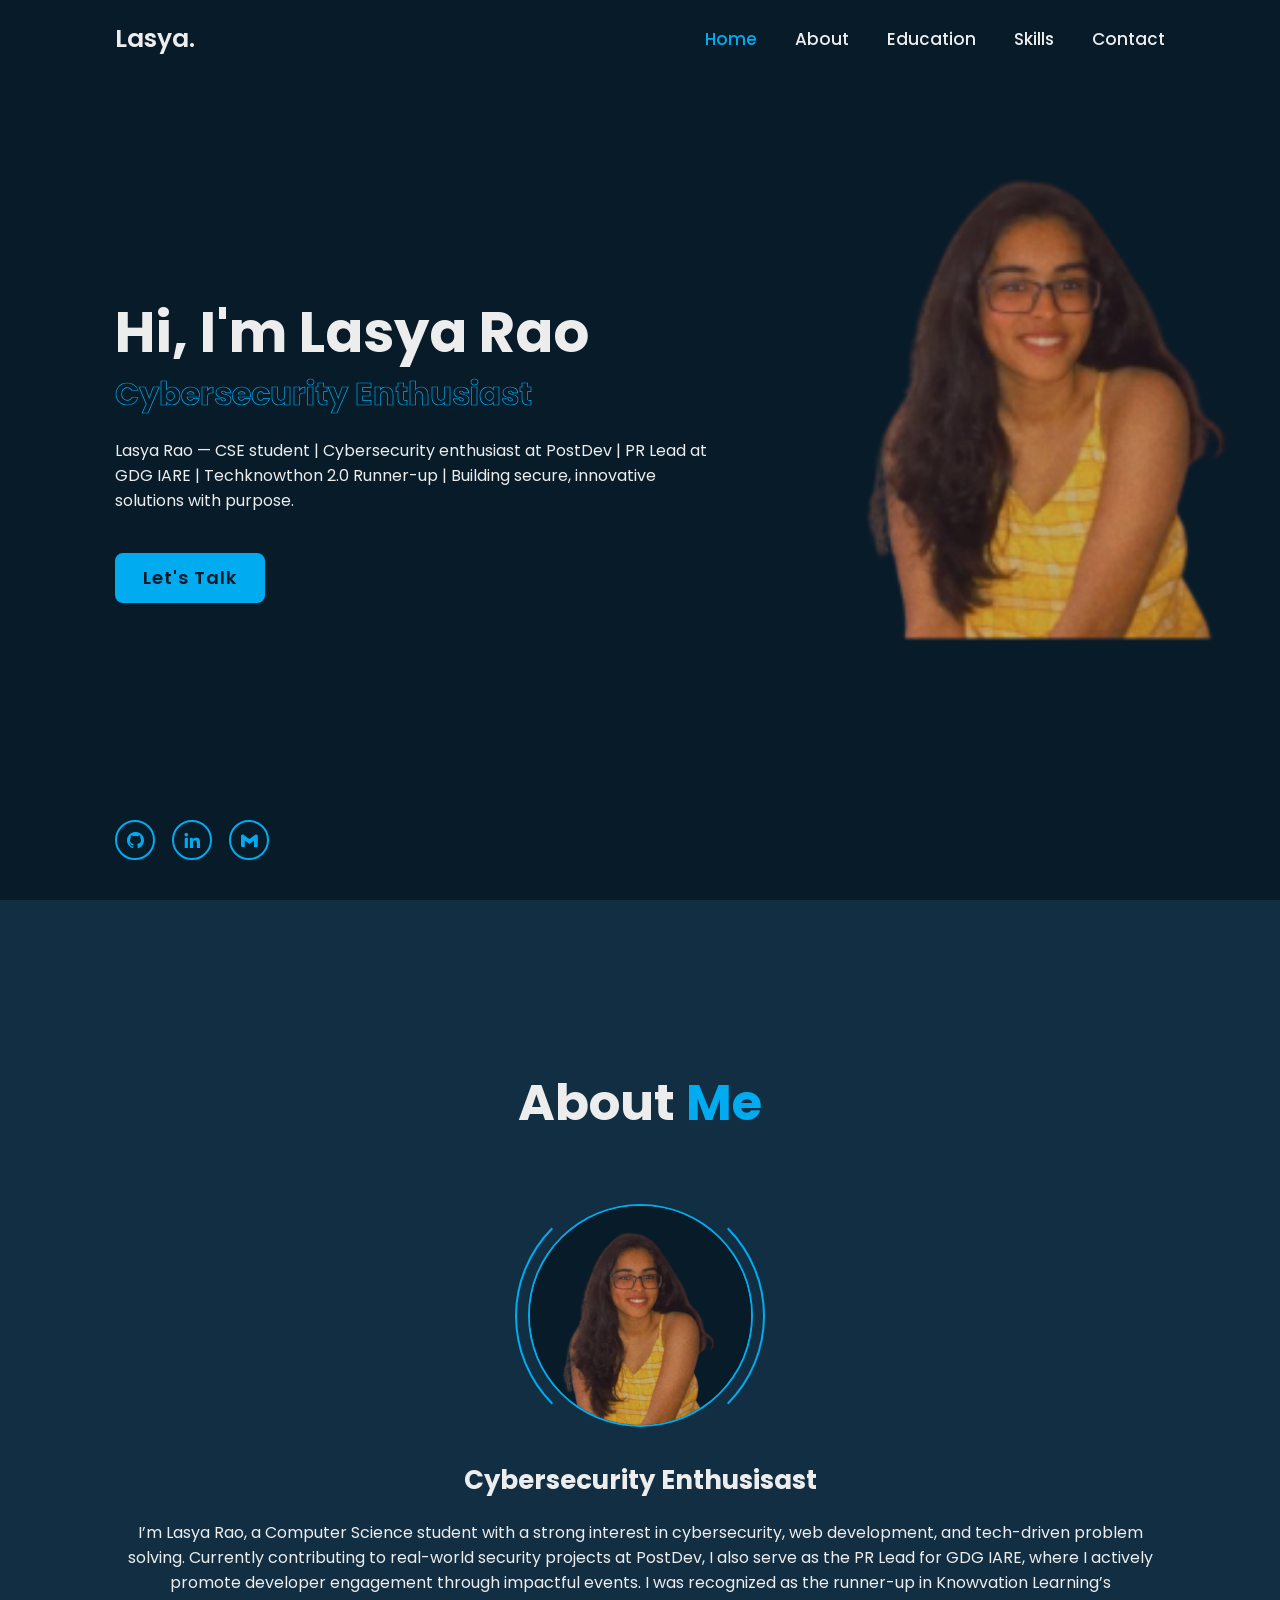
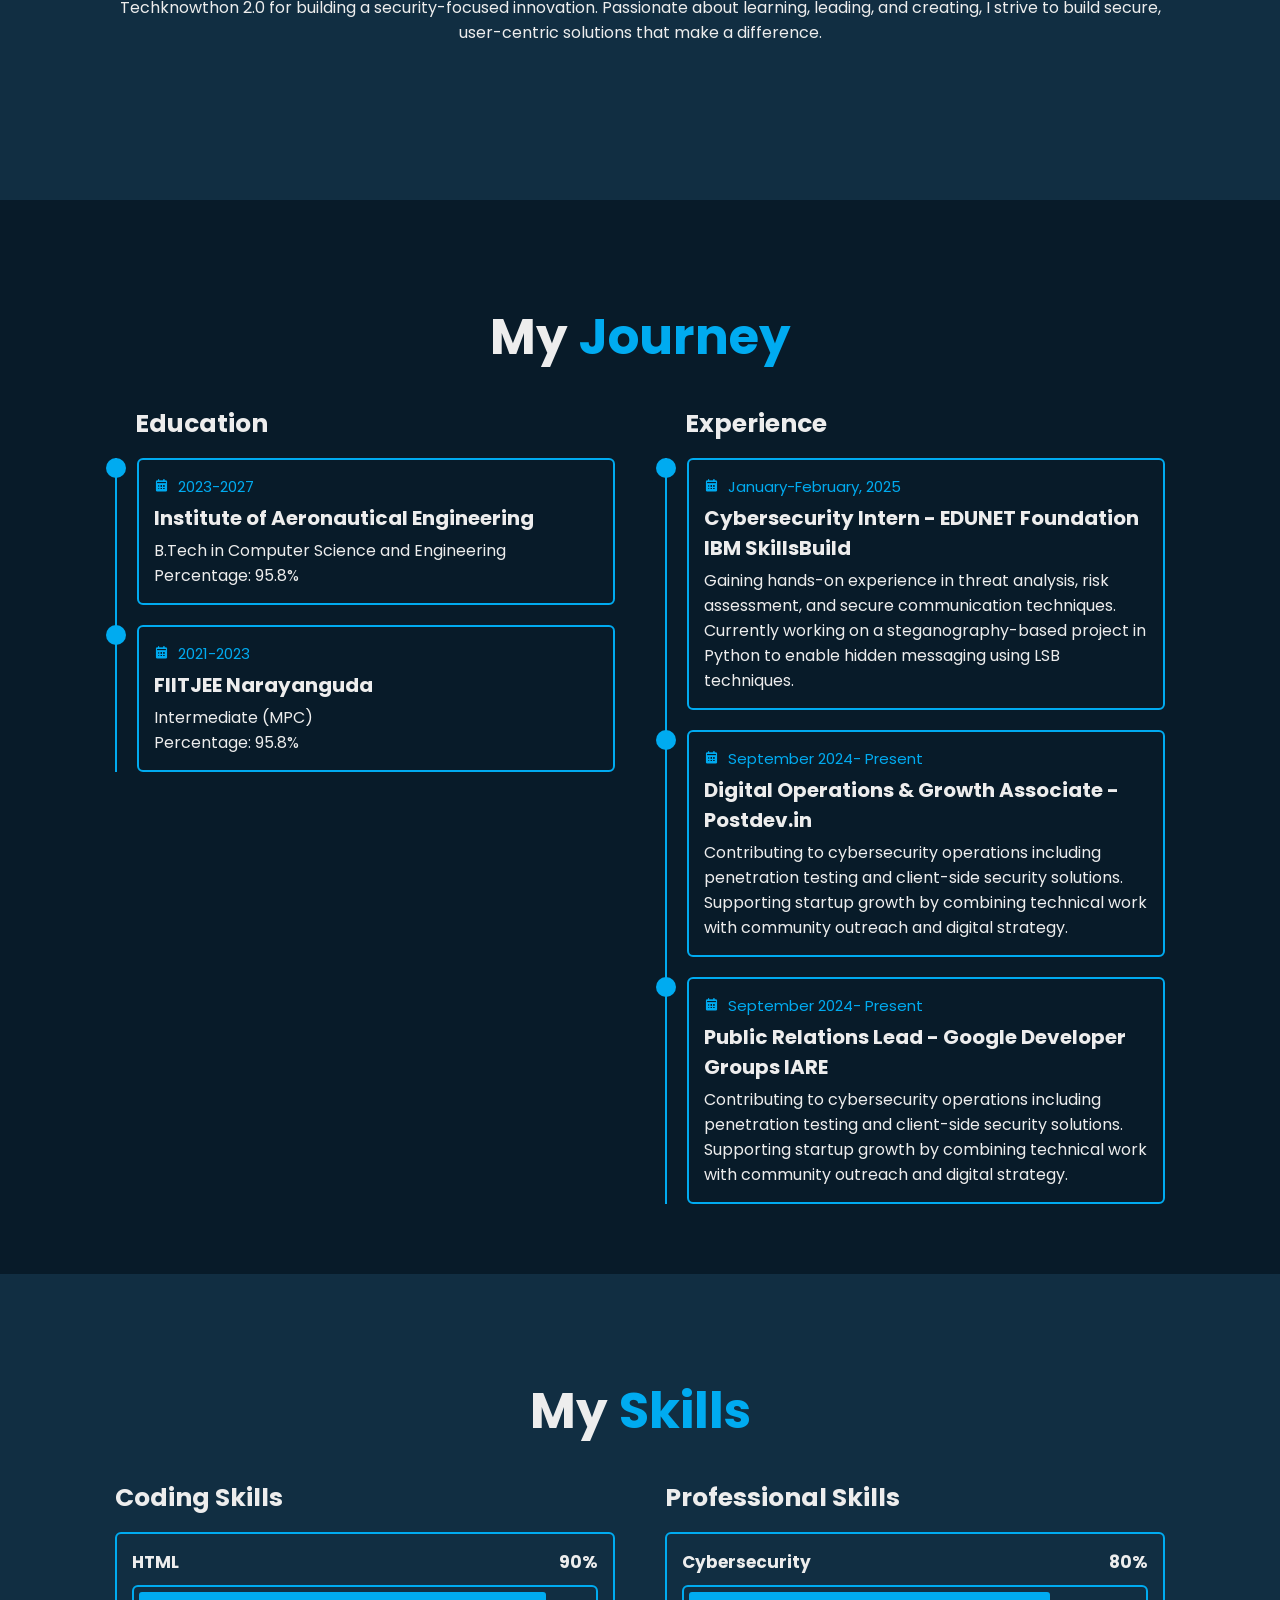
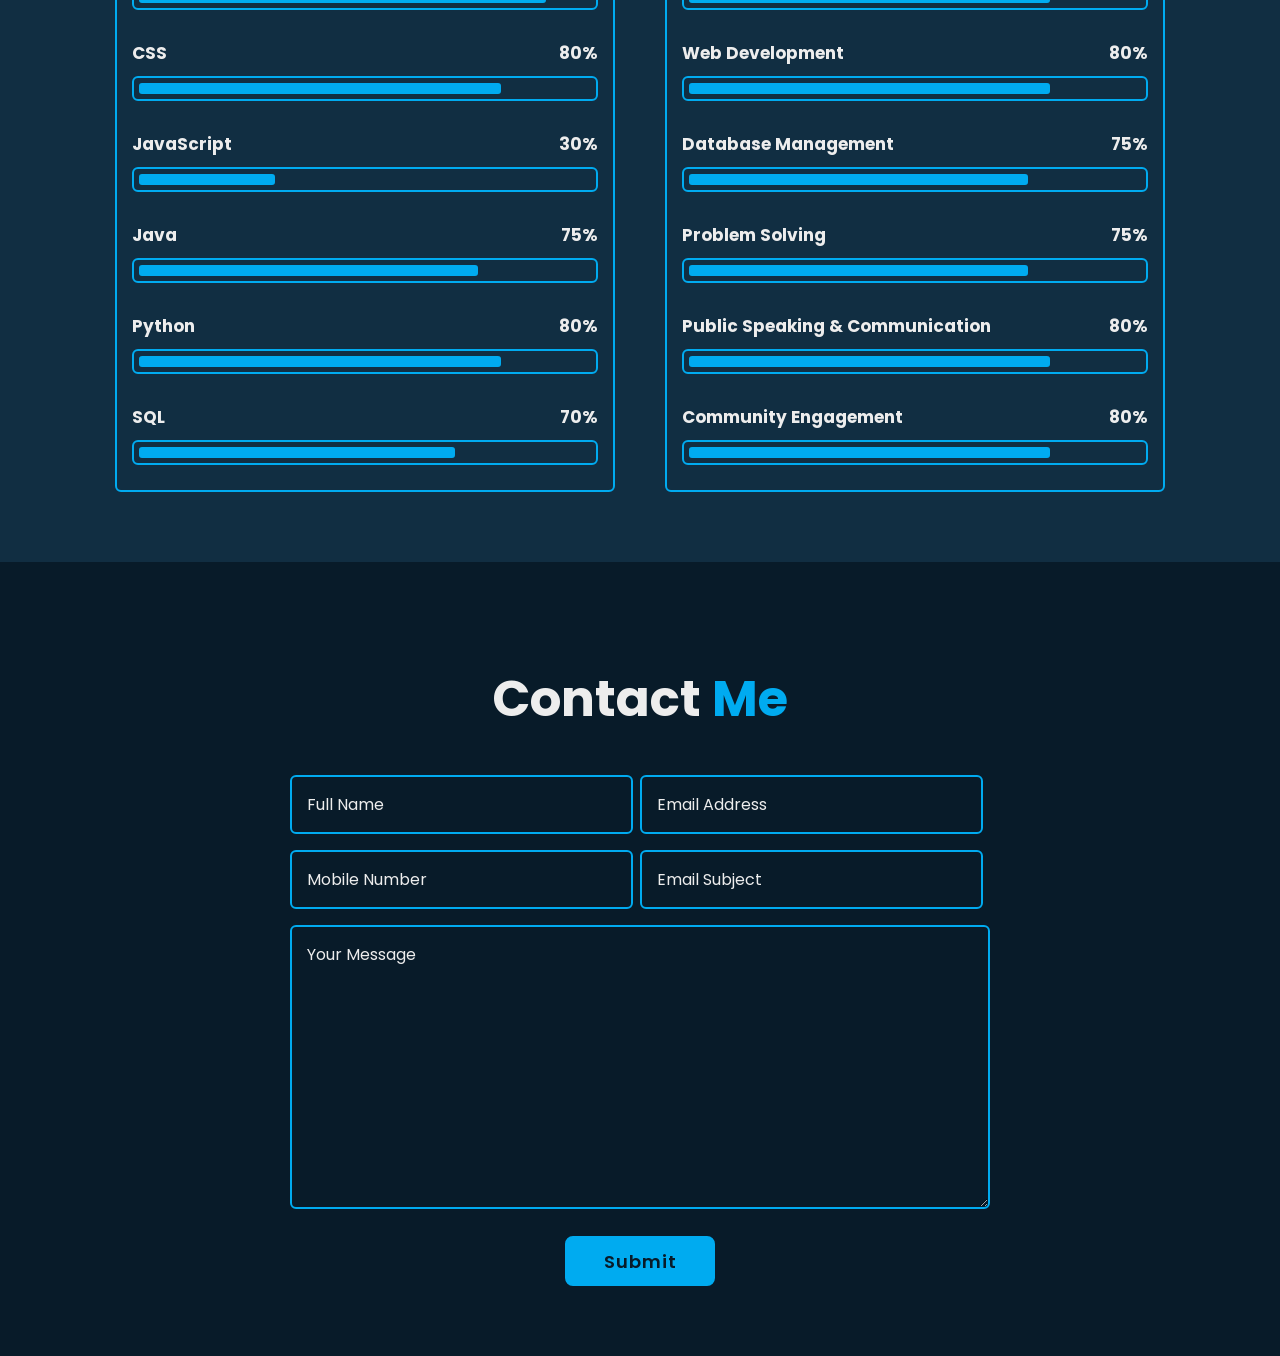
<file: index.html>
<!DOCTYPE html>
<html lang="en">
<head>
    <meta charset="UTF-8">
    <meta http-equiv="X-UA-Compatible" content="IE=edge">
    <meta name="viewport" content="width=device-width, initial-scale=1.0">
    <title>LASYA PORTFOLIO</title>

    <link rel="stylesheet" type="" href="css/style.css">

    <!-- box icons -->
    <link href='https://unpkg.com/boxicons@2.1.4/css/boxicons.min.css' rel='stylesheet'>
</head>
<body>

    <!-- header design -->
     <header class="header">
        <a href="#" class="logo">Lasya.<span class="animate" style="--i:1;"></span></a>

        <div class="bx bx-menu" id="menu-icon"><span class="animate" style="--i:2;"></span></div>

        <nav class="navbar">
            <a href="#home" class="active">Home</a>
            <a href="#about">About</a>
            <a href="#education">Education</a>
            <a href="#skills">Skills</a>
            <a href="#contact">Contact</a>

            <span class="active-nav"></span>
            <span class="animate" style="--i:2;"></span>
        </nav>
     </header>

     <!-- home section design -->
      <section class="home show-animate" id="home">
        <div class="home-content">
            <h1>Hi, I'm <span>Lasya Rao</span><span class="animate" style="--i:2;"></span></h1>
            <div class="text-animate">
                <h3>Cybersecurity Enthusiast</h3>
                <span class="animate" style="--i:3;"></span>
            </div>
            <p>
                Lasya Rao — CSE student | Cybersecurity enthusiast at PostDev | PR Lead at GDG IARE | Techknowthon 2.0 Runner-up | Building secure, innovative solutions with purpose.
                <span class="animate" style="--i:4;"></span>
            </p>
            <div class="btn-box">
                <a href="#contact" class="btn">Let's Talk</a>
                <!-- <a href="#" class="btn">Hire Me</a> -->
                <span class="animate" style="--i:5;"></span>
            </div>
        </div>

        <div class="home-sci">
            <a href="https://github.com/Lasya1905"><i class='bx bxl-github' ></i></a>
            <a href="https://www.linkedin.com/in/lasya-rao-894282291/"><i class='bx bxl-linkedin' ></i></a>
            <a href="mailto:klasyarao@gmail.com"><i class='bx bxl-gmail' ></i></a>
            <span class="animate" style="--i:6;"></span>
        </div>

        <div class="home-imgHover"></div>
        <span class="animate home-img" style="--i:7;"></span>
      </section>

      <!-- about section design -->
       <section class="about" id="about">
            <h2 class="heading">About <span>Me</span><span class="animate scroll" style="--i:1;"></span></h2>

            <div class="about-img">
                <img src="images/about.png" alt="">
                <span class="circle-spin"></span>
                <span class="animate scroll" style="--i:2;"></span>
            </div>

            <div class="about-content">
                <h3>Cybersecurity Enthusisast<span class="animate scroll" style="--i:3;"></span></h3>
                <p>
                    I’m Lasya Rao, a Computer Science student with a strong interest in cybersecurity, web development, and tech-driven problem solving. Currently contributing to real-world security projects at PostDev, I also serve as the PR Lead for GDG IARE, where I actively promote developer engagement through impactful events. I was recognized as the runner-up in Knowvation Learning’s Techknowthon 2.0 for building a security-focused innovation. Passionate about learning, leading, and creating, I strive to build secure, user-centric solutions that make a difference.
                    <span class="animate scroll" style="--i:4;"></span>
                </p>

                <!-- <div class="btn-box btns">
                    <a href="#" class="btn">Read More</a>
                    <span class="animate scroll" style="--i:5;"></span>
                </div> -->
            </div>
       </section>

       <!-- education section design  -->

       <section class="education" id="education">
            <h2 class="heading">My <span>Journey</span><span class="animate scroll" style="--i:1;"></span></h2>

            <div class="education-row">
                <div class="education-column">
                    
                    <h3 class="title">Education<span class="animate scroll" style="--i:2;"></span></h3>

                    <div class="education-box">
                        <div class="education-content">
                            <div class="content">
                                <div class="year"><i class='bx bxs-calendar' ></i> 2023-2027</div>
                                <h3>Institute of Aeronautical Engineering</h3>
                                <p>B.Tech in Computer Science and Engineering<br>Percentage: 95.8%</p>
                            </div>
                        </div>
                        <div class="education-content">
                            <div class="content">
                                <div class="year"><i class='bx bxs-calendar' ></i> 2021-2023</div>
                                <h3>FIITJEE Narayanguda</h3>
                                <p>Intermediate (MPC) <br>Percentage: 95.8%
                                </p>
                            </div>
                        </div>
                        <span class="animate scroll" style="--i:3;"></span>
                    </div>               

                </div>

                <div class="education-column">

                    <h3 class="title">Experience<span class="animate scroll" style="--i:5;"></span></h3>

                    <div class="education-box">
                        <div class="education-content">
                            <div class="content">
                                <div class="year"><i class='bx bxs-calendar' ></i> January-February, 2025</div>
                                <h3>Cybersecurity Intern - EDUNET Foundation IBM SkillsBuild</h3>                                
                                <p>Gaining hands-on experience in threat analysis, risk assessment, and secure communication techniques. Currently working on a steganography-based project in Python to enable hidden messaging using LSB techniques.</p>
                            </div>
                        </div>
                        <div class="education-content">
                            <div class="content">
                                <div class="year"><i class='bx bxs-calendar' ></i> September 2024- Present</div>
                                <h3>Digital Operations & Growth Associate - Postdev.in</h3>
                                <p>Contributing to cybersecurity operations including penetration testing and client-side security solutions. Supporting startup growth by combining technical work with community outreach and digital strategy.</p>
                            </div>
                        </div>
                        <div class="education-content">
                            <div class="content">
                                <div class="year"><i class='bx bxs-calendar' ></i> September 2024- Present</div>
                                <h3>Public Relations Lead - Google Developer Groups IARE</h3>
                                <p>Contributing to cybersecurity operations including penetration testing and client-side security solutions. Supporting startup growth by combining technical work with community outreach and digital strategy.</p>
                            </div>
                        </div>
                        <span class="animate scroll" style="--i:6;"></span>
                    </div>                  

                </div>
            </div>
       </section>

       <!-- skills section design -->
        <section class="skills" id="skills">
            <h2 class="heading">My <span>Skills</span><span class="animate scroll" style="--i:1;"></span></h2>

            <div class="skills-row">
                <div class="skills-column">
                    <h3 class="title">Coding Skills<span class="animate scroll" style="--i:2;"></span></h3>

                    <div class="skills-box">
                        <div class="skills-content">
                            <div class="progress">
                                <h3>HTML <span>90%</span></h3>
                                <div class="bar"><span></span></div>
                            </div>
                            
                            <div class="progress">
                                <h3>CSS <span>80%</span></h3>
                                <div class="bar"><span></span></div>
                            </div>
                            <div class="progress">
                                <h3>JavaScript <span>30%</span></h3>
                                <div class="bar"><span></span></div>
                            </div>
                            <div class="progress">
                                <h3>Java <span>75%</span></h3>
                                <div class="bar"><span></span></div>
                            </div>
                            <div class="progress">
                                <h3>Python <span>80%</span></h3>
                                <div class="bar"><span></span></div>
                            </div>
                            <div class="progress">
                                <h3>SQL <span>70%</span></h3>
                                <div class="bar"><span></span></div>
                            </div>
                        </div>
                        <span class="animate scroll" style="--i:3;"></span>
                    </div>
                </div>

                <div class="skills-column">
                    <h3 class="title">Professional Skills<span class="animate scroll" style="--i:5;"></span></h3>

                    <div class="skills-box">
                        <div class="skills-content">
                            <div class="progress">
                                <h3>Cybersecurity <span>80%</span></h3>
                                <div class="bar"><span></span></div>
                            </div>
                            
                            <div class="progress">
                                 <h3>Web Development <span>80%</span></h3>
                                <div class="bar"><span></span></div>
                            </div>
                            <div class="progress">
                                <h3>Database Management <span>75%</span></h3>
                                <div class="bar"><span></span></div>
                            </div>
                            <div class="progress">
                                <h3>Problem Solving<span>75%</span></h3>
                                <div class="bar"><span></span></div>
                            </div>
                            <div class="progress">
                                <h3>Public Speaking & Communication <span>80%</span></h3>
                                <div class="bar"><span></span></div>
                            </div>
                            <div class="progress">
                                <h3>Community Engagement <span>80%</span></h3>
                                <div class="bar"><span></span></div>
                            </div>

                        </div>
                        <span class="animate scroll" style="--i:6;"></span>
                    </div>
                </div>
            </div>
        </section>

        <!-- contact section design -->
        <section class="contact" id="contact">
            <h2 class="heading">Contact <span>Me</span><span class="animate scroll" style="--i:1;"></span></h2>
        
            <form action="https://api.web3forms.com/submit" method="POST">
                <input type="hidden" name="access_key" value="80effd64-681d-43a5-8779-c84e33ffa29b">
        
                <div class="input-box">
                    <div class="input-field">
                        <input type="text" placeholder="Full Name" required name="first_name">
                        <span class="focus"></span>
                    </div>
                    <div class="input-field">
                        <input type="email" placeholder="Email Address" required name="email">
                        <span class="focus"></span>
                    </div>
                    <span class="animate scroll" style="--i:3;"></span>
                </div>
        
                <div class="input-box">
                    <div class="input-field">
                        <input type="tel" placeholder="Mobile Number" required name="number">
                        <span class="focus"></span>
                    </div>
                    <div class="input-field">
                        <input type="text" placeholder="Email Subject" required name="subject">
                        <span class="focus"></span>
                    </div>
                    <span class="animate scroll" style="--i:5;"></span>
                </div>
        
                <div class="textarea-field">
                    <textarea rows="10" cols="30" placeholder="Your Message" required name="message"></textarea>
                    <span class="focus"></span>
                    <span class="animate scroll" style="--i:7;"></span>
                </div>    
                <div class="btn-box btns" name='submit'>
                    <button class="btn" type="submit">Submit</button>
                    <span class="animate scroll" style="--i:9;"></span>
                </div>
            </form>
            
        </section>


        <!-- footer design -->
        <!-- <footer class="footer">
            <div class="footer-text">
                <p>Copyright &copy; 2025 by Lasya Rao | All Rights Reserved</p>
            </div>

            <div class="footer-iconTop">
                <a href="#" class="bx bx-up-arrow-alt"><i class='bx bx-up-arrow-alt'></i></a>
            </div>
        </footer> -->

     <script src="js/script.js"></script>
</body>
</html>
</file>
<file: css/style.css>
@import url('https://fonts.googleapis.com/css2?family=Poppins:wght@300;400;500;600;700;800;900&display-swap');

*{
    margin: 0;
    padding: 0;
    box-sizing: border-box;
    text-decoration: none;
    border: none;
    outline: none;
    scroll-behavior: smooth;
    font-family: 'Poppins', sans-serif;
}

:root{
    --bg-color: #081b29;
    --second-bg-color : #112e42;
    --text-color: #ededed;
    --main-color: #00abf0;
}

html{
    font-size: 62.5%;
    overflow-x: hidden;
}

body{
    background:var(--bg-color);
    color: var(--text-color);
}

.header{
    position: fixed;
    top: 0;
    left: 0;
    width: 100%;
    padding: 2rem 9%;
    background: transparent;
    display: flex;
    justify-content: space-between;
    align-items: center;
    z-index: 100;
    transition: .3s;
}

.header.sticky {
    background: var(--bg-color);
}

.logo{
    position: relative;
    font-size: 2.5rem;
    color: var(--text-color);
    font-weight: 600;
}

.navbar{
    position: relative;
}

.navbar a{
    font-size: 1.7rem;
    color: var(--text-color);
    font-weight: 500;
    margin-left: 3.5rem;
    transition: .3s;
}

.navbar a:hover,
.navbar a.active{
    color: var(--main-color);
}

#menu-icon {
    position: relative;
    font-size: 3.6rem;
    color: var(--text-color);
    cursor: pointer;
    display: none;
}

section{
    min-height: 100vh;
    padding: 10rem 9% 2rem;
}

.home{
    display: flex;
    align-items: center;
    padding: 0 9%;
    background: url('/images/home.png') no-repeat;
    background-size: cover;
    background-position: center;
}

.home-content{
    max-width: 60rem;
    z-index: 99;
}

.home-content h1{
    position: relative;
    display: inline-block;
    font-size: 5.6rem;
    font-weight: 700;
    line-height: 1.3;
}

.home-content h1 span{
    color: var(--text-color);
}

.home-content .text-animate{
    position: relative;
    width: 42rem; 
    /* width : 32.8 */
}

.home-content .text-animate h3{
    font-size: 3.2rem;
    font-weight: 700;
    color: transparent;
    -webkit-text-stroke: .7px var(--main-color);
    /* background-image: linear-gradient(var(--main-color), var(--main-color));
    background-repeat: no-repeat;
    -webkit-background-clip: text;
    background-position: -42rem 0;  */
}

/* .home.show-animate .home-content .text-animate h3{
    animation: homeBgText 6s linear infinite;
    animation-delay: 2s;
}

.home-content .text-animate h3::before {
    content: '';
    position: absolute;
    top: 0;
    left: 0;
    width: 0;
    height: 100%;
    border-right: 2px solid var(--main-color);
    z-index: -1;
}

.home.show-animate .home-content .text-animate h3::before {
    animation: homeCursorText 6s linear infinite;
    animation-delay: 2s;
} */

.home-content p{
    position: relative;
    font-size: 1.6rem;
    margin: 2rem 0 4rem;
}

.btn-box{
    position: relative;
    display: flex;
    justify-content: space-between;
    width: 34.5rem;
    height: 5rem;
}

.btn-box .btn{
    position: relative;
    display: inline-flex;
    justify-content: center;
    align-items: center;
    width: 15rem;
    height: 100%;
    background: var(--main-color);
    border: .2rem solid var(--main-color);
    border-radius: .8rem;
    font-size: 1.8rem;
    font-weight: 600;
    letter-spacing: .1rem;
    color: var(--bg-color);
    z-index: 1;
    overflow: hidden;
    transition: .5s;
}

.btn-box .btn:hover{
    color: var(--main-color);
}

.btn-box .btn:nth-child(2){
    background: transparent;
    color: var(--main-color);
}

.btn-box .btn:nth-child(2):hover{
    color: var(--bg-color);
}

.btn-box .btn:nth-child(2)::before{
    background: var(--main-color);
}

.btn-box .btn::before{
    content: '';
    position: absolute;
    top: 0;
    left: 0;
    width: 0;
    height: 100%;
    background: var(--bg-color);
    z-index: -1;
    transition: .5s;
}

.btn-box .btn:hover::before{
    width: 100%;
}

.home-sci{
    position: absolute;
    bottom: 4rem;
    width: 170px;
    display: flex;
    justify-content: space-between;
}

.home-sci a{
    position: relative;
    display: inline-flex;
    justify-content: center;
    align-items: center;
    width: 40px;
    height: 40px;
    background: transparent;
    border: .2rem solid var(--main-color);
    border-radius: 50%;
    font-size: 20px;
    color: var(--main-color);
    z-index: 1;
    overflow: hidden;
    transition: .5s;
}

.home-sci a:hover{
    color: var(--bg-color);
}

.home-sci a::before{
    content: '';
    position: absolute;
    top: 0;
    left: 0;
    width: 0;
    height: 100%;
    background: var(--main-color);
    z-index: -1;
    transition: .5s;
}

.home-sci a:hover::before{
    width: 100%;
}

.home-imgHover{
    position: absolute;
    top: 0;
    right: 0;
    width: 45%;
    height: 100%;
    background: transparent;
    transition: 3s;
}

.home-imgHover:hover{
    background: var(--bg-color);
    opacity: .8;
}

.about{
    display: flex;
    justify-content: center;
    align-items: center;
    flex-direction: column;
    gap: 2rem;
    background: var(--second-bg-color);
    padding-bottom: 6rem;
}

.heading{
    position: relative;
    font-size: 5rem;
    margin-bottom: 3rem;
    text-align: center;
}

span{
    color: var(--main-color);
}

.about-img{
    position: relative;
    width: 25rem;
    height: 25rem;
    border-radius: 50%;
    display: flex;
    justify-content: center;
    align-items: center;
}

.about-img img{
    width: 90%;
    border-radius: 50%;
    border: .2rem solid var(--main-color);
}

.about-img .circle-spin{
    position: absolute;
    top: 50%;
    left: 50%;
    transform: translate(-50%, -50%) rotate(0);
    width: 100%;
    height: 100%;
    border-radius: 50%;
    border-top: .2rem solid var(--second-bg-color);
    border-bottom: .2rem solid var(--second-bg-color);
    border-left: .2rem solid var(--main-color);
    border-right: .2rem solid var(--main-color);
    animation: aboutSpinner 8s linear infinite;
}

.about-content{
    text-align: center;
}

.about-content h3 {
    position: relative;
    display: inline-block;
    font-size: 2.6rem;
}

.about-content p {
    position: relative;
    font-size: 1.6rem;
    margin: 2rem 0 3rem;
}

.btn-box.btns{
    display: inline-block;
    width: 15rem;
}

.btn-box.btns a::before{
    background: var(--second-bg-color);
}

.education {
    display: flex;
    justify-content: center;
    align-items: center;
    flex-direction: column;
    min-height: auto;
    padding-bottom: 5rem;
}

.education .education-row {
    display: flex;
    flex-wrap: wrap;
    gap: 5rem;
}

.education-row .education-column{
    flex: 1 1 40rem;
}

.education-column .title{
    position: relative;
    display: inline-block;
    font-size: 2.5rem;
    margin: 0 0 1.5rem 2rem;
}

.education-column .education-box {
    position: relative;
    border-left: .2rem solid var(--main-color);
}

.education-box .education-content{
    position: relative;
    padding-left: 2rem;
}

.education-box .education-content::before{
    content: '';
    position: absolute;
    top: 0;
    left: -1.1rem;
    width: 2rem;
    height: 2rem;
    background: var(--main-color);
    border-radius: 50%;
}

.education-content .content {
    position: relative;
    padding: 1.5rem;
    border: .2rem solid var(--main-color);
    border-radius: .6rem;
    margin-bottom: 2rem;
    overflow: hidden;
}

.education-content .content::before {
    content: '';
    position: absolute;
    top: 0;
    left: 0;
    width: 0;
    height: 100%;
    background: var(--second-bg-color);
    z-index: -1;
    transition: .5s;
}

.education-content .content:hover::before {
    width: 100%;
}

.education-content .content .year{
    font-size: 1.5rem;
    color: var(--main-color);
    padding-bottom: .5rem;
}

.education-content .content .year i{
    padding-right: .5rem;
}

.education-content .content h3{
    font-size: 2rem;
}

.education-content .content p{
    font-size: 1.6rem;
    padding-top: .5rem;
}

.skills{
    min-height: auto;
    padding-bottom: 7rem;
    background: var(--second-bg-color);
}

.skills h2 {
    display: inline-block;
    left: 50%;
    transform: translate(-50%);
}

.skills .skills-row{
    display: flex;
    flex-wrap: wrap;
    gap: 5rem;
}

.skills-row .skills-column{
    flex: 1 1 40rem;
}

.skills-column .title{
    position: relative;
    display: inline-block;
    font-size: 2.5rem;
    margin: 0 0 1.5rem;
}

.skills-column .skills-box {
    position: relative;
}

.skills-box .skills-content{
    position: relative;
    border: .2rem solid var(--main-color);
    border-radius: .6rem;
    padding: .5rem 1.5rem;
    z-index: 1;
    overflow: hidden;
}

.skills-box .skills-content::before {
    content: '';
    position: absolute;
    top: 0;
    left: 0;
    width: 0;
    height: 100%;
    background: var(--bg-color);
    z-index: -1 ;
    transition: .5s;
}

.skills-box .skills-content:hover::before{
    width: 100%;
}

.skills-content .progress{
    padding: 1rem 0;
}

.skills-content .progress h3{
    font-size: 1.7rem;
    display: flex;
    justify-content: space-between;
}

.skills-content .progress h3 span{
    color: var(--text-color);
}

.skills-content .progress .bar{
    height: 2.5rem;
    border-radius: .6rem;
    border: .2rem solid var(--main-color);
    padding: .5rem;
    margin: 1rem 0;
}

.skills-content .progress .bar span{
    display: block;
    height: 100%;
    border-radius: .3rem;
    background: var(--main-color);
}
/* Coding Skills  */
.skills-column:nth-child(1) .skills-content .progress:nth-child(1) .bar span{
    width: 90%;
}

.skills-column:nth-child(1) .skills-content .progress:nth-child(2) .bar span{
    width: 80%;
}

.skills-column:nth-child(1) .skills-content .progress:nth-child(3) .bar span{
    width: 30%;
}

.skills-column:nth-child(1) .skills-content .progress:nth-child(4) .bar span{
    width: 75%;
}

.skills-column:nth-child(1) .skills-content .progress:nth-child(5) .bar span{
    width: 80%;
}

.skills-column:nth-child(1) .skills-content .progress:nth-child(6) .bar span{
    width: 70%;
}
/* Professional skills  */
.skills-column:nth-child(2) .skills-content .progress:nth-child(1) .bar span{
    width: 80%;
}

.skills-column:nth-child(2) .skills-content .progress:nth-child(2) .bar span{
    width: 80%;
}

.skills-column:nth-child(2) .skills-content .progress:nth-child(3) .bar span{
    width: 75%;
}

.skills-column:nth-child(2) .skills-content .progress:nth-child(4) .bar span{
    width: 75%;
}

.skills-column:nth-child(2) .skills-content .progress:nth-child(5) .bar span{
    width: 80%;
}

.skills-column:nth-child(2) .skills-content .progress:nth-child(6) .bar span{
    width: 80%;
}

.contact{
    min-height: auto;
    padding-bottom: 7rem;
}

.contact h2 {
    display: inline-block;
    left: 50%;
    transform: translate(-50%);
}

.contact form{
    max-width: 70rem;
    margin: 0 auto;
    text-align: center;
}

.contact form .input-box{
    position: relative;
    display: flex;
    justify-content: space-between;
    flex-wrap: wrap;
}

.contact form .input-box .input-field{
    position: relative;
    width: 49%;
    margin: .8rem 0;
}

.contact form .input-box .input-field input,
.contact form .textarea-field textarea{
    width: 100%;
    height: 100%;
    padding: 1.5rem;
    font-size: 1.6rem;
    color: var(--text-color);
    background: transparent;
    border-radius: .6rem;
    border: .2rem solid var(--main-color);
}

.contact form .input-box .input-field input::placeholder,
.contact form .textarea-field textarea::placeholder{
    color: var(--text-color);
}

.contact form .focus{
    position: absolute;
    top: 0;
    left: 0;
    width: 0;
    height: 100%;
    background: var(--second-bg-color);
    border-radius: .6rem;
    z-index: -1;
    transition: .5s;
}

.contact form .input-box .input-field input:focus~.focus,
.contact form .input-box .input-field input:valid~.focus,
.contact form .textarea-field textarea:focus~.focus,
.contact form .textarea-field textarea:valid~.focus{
    width: 100%;
}

.contact form .textarea-field {
    position: relative;
    margin: .8rem 0 2.7rem;
    display: flex;
}

contact form .textarea-field textarea{
    resize: none;
}

contact form .btn-box.btns .btn{
    cursor: pointer;
}

/* 
.footer{
    display: flex;
    justify-content: space-between;
    align-items: center;
    flex-wrap: wrap;
    padding: 2rem 9%;
    background: var(--second-bg-color);
}

.footer-text p{
    font-size: 1.6rem;
}

.footer-iconTop a {
    position: relative;
    display: inline-flex;
    justify-content: center;
    align-items: center;
    padding: .8rem;
    background: var(--main-color);
    border: .2rem solid var(--main-color);
    border-radius: .6rem;
    z-index: -1;
    overflow: hidden;
}

.footer-iconTop a::before{
    content: '';
    position: absolute;
    top: 0;
    left: 0;
    width: 0;
    height: 100%;
    background: var(--second-bg-color);
    z-index: -1;
    transition: .5s;
}

.footer-iconTop a:hover::before{
    width: 100%;
}

.footer-iconTop a i{
    font-size: 2.4rem;
    color: var(--bg-color);
    transition: .5s;
}

.footer-iconTop a:hover i{
    color: var(--main-color);
} 
*/

/* ANIMATION RELOAD AND SCROLL */
/*
.animate {
    position: absolute;
    top: 0;
    right: 0;
    width: 100%;
    height: 100%;
    background: var(--bg-color);
    z-index: 98;
}

.animate.home-img {
    width: 50%;
}

.logo .animate,
.navbar .animate,
#menu-icon .animate,
.home.show-animate .animate{
    animation: showRight 1s ease forwards;
    animation-delay: calc(.3s*var(--i));
}

.animate.scroll {
    transition: 1s ease;
    transition-delay: calc(.3s/var(--i));
    animation: none;
}

section:nth-child(odd) .animate.scroll,
.footer .animate.scroll {
    background: var(--second-bg-color);
}

.education .education-box .animate.scroll{
    width: 105%;
}

.about.show-animate .animate.scroll,
.education.show-animate .animate.scroll,
.skills.show-animate  .animate.scroll,  
.contact.show-animate  .animate.scroll  {
    transition-delay: calc(.3s*var(--i));
    width: 0;
}
*/

/* BREAKPOINTS */
@media (max-width: 1200px){
    html {
        font-size: 55%;
    }
}
@media (max-width: 991px){
    header {
        padding: 2rem 4%;
    }

    section {
        padding: 10rem 4% 2rem;
    }

    .home {
        padding: 0 4%;
    }

    .footer {
        padding: 2rem 4%;
    }
}

@media (max-width: 850px){
    .animate.home-img{
        width: 55%;
    }
}

@media (max-width: 768px){
    .header {
        background: var(--bg-color);
    }

    #menu-icon {
        display: block;
    }

    .navbar {
        position: absolute;
        top: 100%;
        left: -100%;
        width: 100%;
        padding: 1rem 4%;
        background: var(--main-color);
        box-shadow: 0 .5rem 1rem rgba(0, 0, 0, .2);
        z-index: 1;
        transition: .25s ease;
        transition-delay: .25s;
    }

    .navbar.active {
        left: 0;
        transition: 0s;
    }

    .navbar .active-nav {
        position: absolute;
        top: 0;
        left: -100%;
        width: 100%;
        height: 100%;
        background: var(--bg-color);
        border-top: .1rem solid rgba(0, 0, 0, .2);
        z-index: -1;
        transition: .25s ease;
        transition-delay: 0s;
    }

    .navbar.active .active-nav{
        transition-delay: .25s;
        left: 0;
    }

    .navbar a{
        display: block;
        font-size: 2rem;
        margin: 3rem 0;
        transform: translateX(-20rem);
        transition: .25s ease;
        transition-delay: 0s;
    }

    .navbar.active a{
        transform: translateX(0);
        transition-delay: .25s;
    }

    .home-imgHover {
        pointer-events: none;
        background: var(--bg-color);
        opacity: .6;
    }
}

@media (max-width: 520px){
    html {
        font-size: 50%;
    }

    .home-content h1 {
        display: flex;
        flex-direction: column;
    }

    .home-sci {
        width: 160px;
    }

    .home-sci a {
        width: 38px;
        height: 38px;
    }
}

@media (max-width : 462px){
    .home-content h1 {
        font-size: 5.2rem;
    }

    .education {
        padding: 10rem 4% 5rem 5%;
    }

    .contact form .input-box .input-field {
        width: 100%;
    }

    .footer {
        flex-direction: column-reverse;
    }

    .footer p {
        margin-top: 2rem;
        text-align: center;
    }
}

@media (max-width : 371px){
    .home {
        justify-content: center;
    }

    .home-content {
        display: flex;
        align-items: center;
        flex-direction: column;
        text-align: center;
    }

    .home-content h1 {
        font-size: 5rem;
    }
}


/* KEYFRAMES ANIMATION */
@keyframes homeBgText {
    0%,10%,100%{
        background-position: -42rem 0;
    }

    65%, 85%{
        background-position: 0 0;
    }
}

@keyframes homeCursorText {
    0%,10%,100%{
        background-position: -42rem 0;
    }

    65%, 78%, 85%{
        width: 100%;
        opacity: 1;
    }

    75%, 81% {
        opacity: 0;
    }
}

@keyframes aboutSpinner{
    100% {
        transform: translate(-50%, -50%) rotate(360deg);
    }
}

@keyframes showRight{
    100% {
        width: 0;
    }
}
</file>
